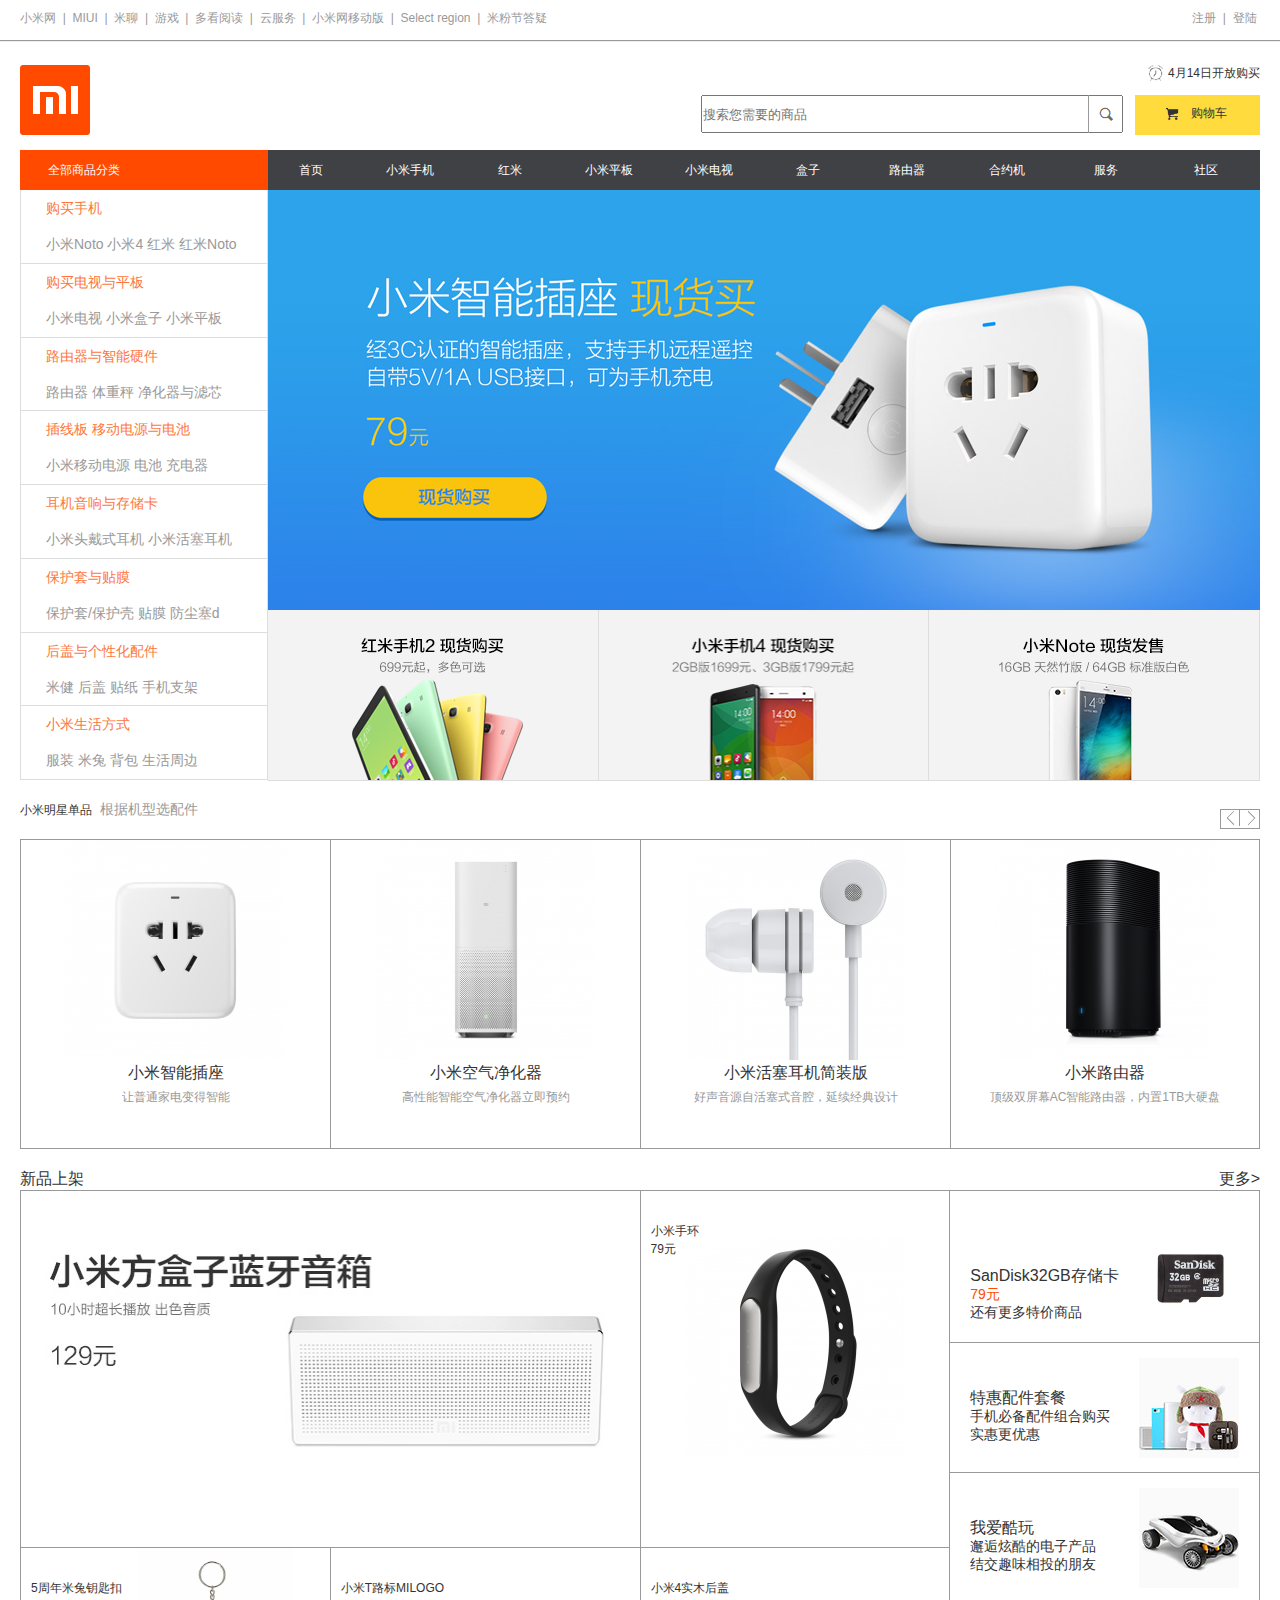
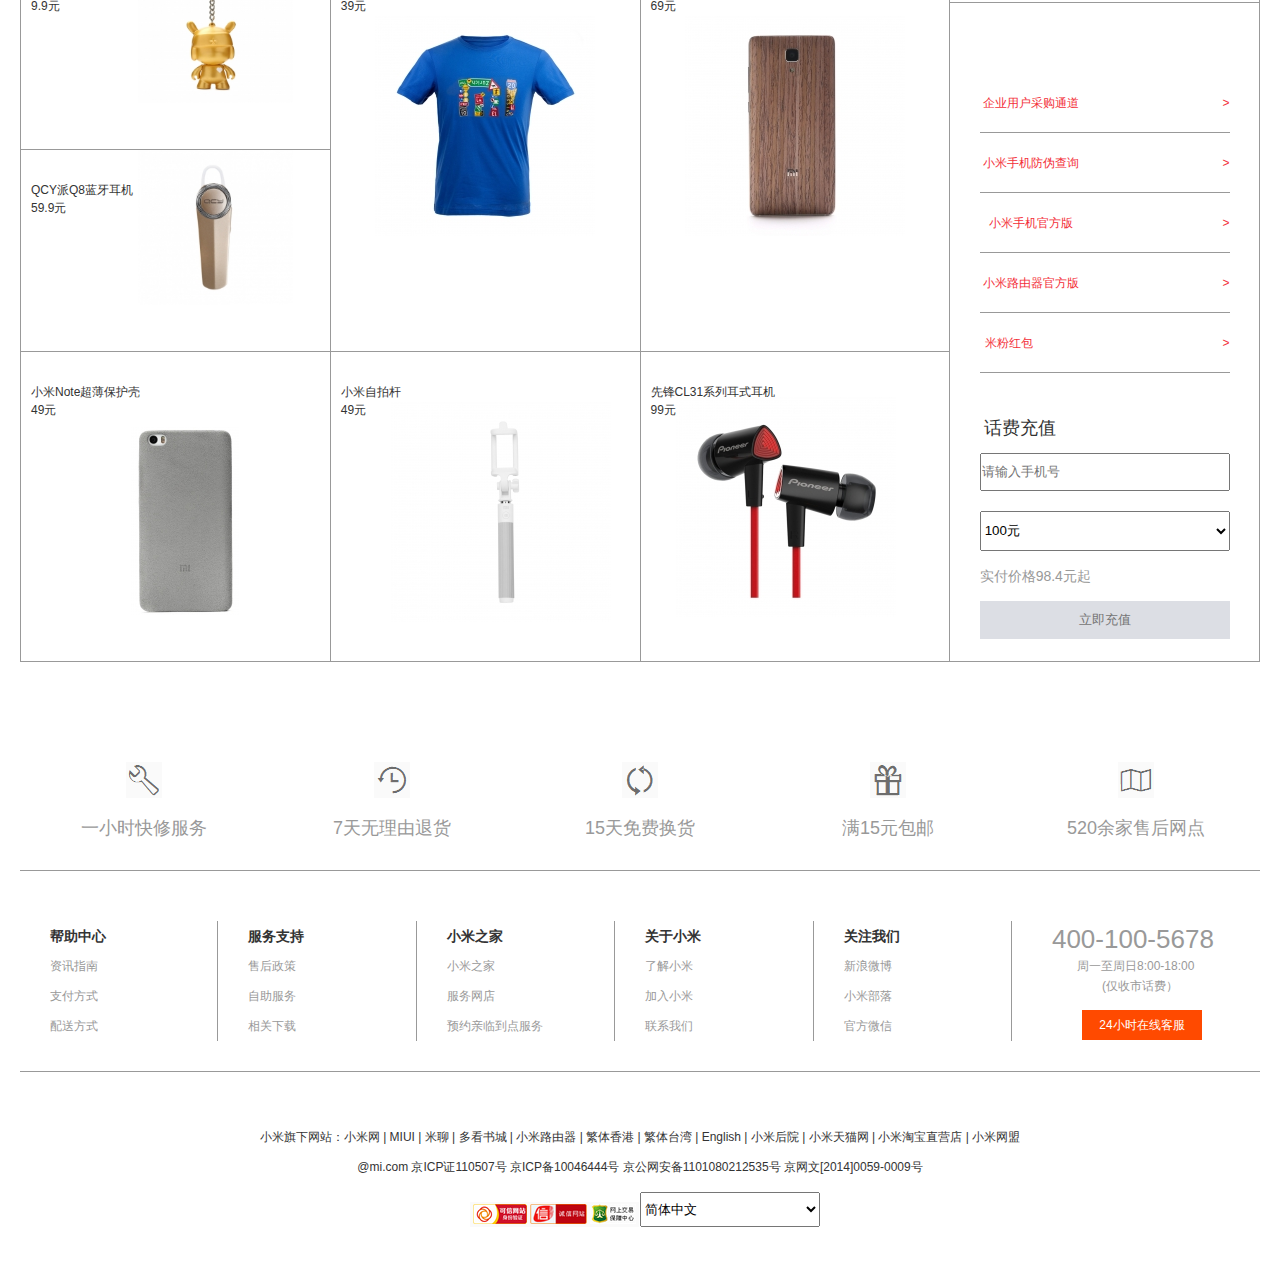
<file: index.html>
<!DOCTYPE html>
<html lang="en">
<head>
    <meta charset="UTF-8">
    <meta name="viewport" content="width=device-width, initial-scale=1.0">
    <meta http-equiv="X-UA-Compatible" content="ie=edge">
    <title>Document</title>
   
    <link rel="stylesheet" href="01.css">
    <link rel="stylesheet" href="base.css">
</head>
<body>
    <div class="header">
        <div class="top">
        <div class="top-left">
            <p>小米网&nbsp;&nbsp;|&nbsp;&nbsp;MIUI&nbsp;&nbsp;|&nbsp;&nbsp;米聊&nbsp;&nbsp;|&nbsp;&nbsp;游戏&nbsp;&nbsp;|&nbsp;&nbsp;多看阅读&nbsp;&nbsp;|&nbsp;&nbsp;云服务&nbsp;&nbsp;|&nbsp;&nbsp;小米网移动版&nbsp;&nbsp;|&nbsp;&nbsp;Select region&nbsp;&nbsp;|&nbsp;&nbsp;米粉节答疑</p>
        </div>
        <div class="top-right">
            <p>注册&nbsp;&nbsp;|&nbsp;&nbsp;登陆&nbsp;</p>
        </div>
        </div>
    </div>
   <div class="logo">
        <img src="images/logo.png" alt="">
        <div class="search">
           <input type="text"  placeholder="搜索您需要的商品">
           <button></button>
        </div>
        <div class="logo-r">
            <span><img src="images/clock.png" alt=""></span>
            <span>4月14日开放购买</span>
        </div>
        <div class="logo-f">
            <img src="images/shopcar.png" alt="">
            <span>购物车</span>
        </div>
   </div>
  
   <div class="content">
       <div class="one">
            <div class="two">
                <a href="#">全部商品分类</a>
            </div>
            <div class="three">
                <ul>
                <li><a href="#">首页</a></li>
                <li><a href="#">小米手机</a></li>
                <li><a href="#">红米</a></li>
                <li><a href="#">小米平板</a></li>
                <li><a href="#">小米电视</a></li>
                <li><a href="#">盒子</a></li>
                <li><a href="#">路由器</a></li>
                <li><a href="#">合约机</a></li>
                <li><a href="#">服务</a></li>
                <li><a href="#">社区</a></li>
                </ul>
           </div>
       </div>
       
        <div class="menu">
            <div class="menu-a">
                <p>购买手机</p>
                <p>小米Noto 小米4 红米 红米Noto</p>
            </div>
            <div class="menu-a">
                <p>购买电视与平板</p>
                <p>小米电视 小米盒子 小米平板</p>
            </div>
            <div class="menu-a">
                <p>路由器与智能硬件</p>
                <p>路由器 体重秤 净化器与滤芯</p>
            </div>
            <div class="menu-a">
                <p>插线板 移动电源与电池</p>
                <p>小米移动电源 电池 充电器</p>
            </div>
            <div class="menu-a">
                <p>耳机音响与存储卡</p>
                <p>小米头戴式耳机 小米活塞耳机</p>
            </div>
            <div class="menu-a">
                <p>保护套与贴膜</p>
                <p>保护套/保护壳 贴膜 防尘塞d</p>
            </div>
            <div class="menu-a">
                <p>后盖与个性化配件</p>
                <p>米健 后盖 贴纸 手机支架</p>
            </div>
            <div class="menu-a">
                <p>小米生活方式</p>
                <p>服装 米兔 背包 生活周边</p>
            </div>
        </div>
        <div class="datu">
            <div class="tu">
                <img src="images/banner5.png" alt="">
                <img src="images/banner1.png" alt="">
                <img src="images/banner2.png" alt="">
                <img src="images/banner3.png" alt="">
                <img src="images/banner4.png" alt="">
            </div>
            <div class="four">
                <img src="images/01.png" alt="">
                <img src="images/02.png" alt="">
                <img src="images/03.png" alt="">
            </div>
        </div>
        </div>
        <div class="five">
            <div class="five-1">
            <span>小米明星单品</span>
            <span>根据机型选配件</span>
            </div>
            <div class="five-2">
                <img src="images/05.png" alt="">
                <img src="images/06.png" alt="">
            </div>
        </div>
        <div class="mi row">
            <div class="mi-1">
                <img src="images/T1PxJvBCAT1RXrhCrK!220x220.jpg" alt="">
                <p style="font-size:16px;">小米智能插座</p>
                <p style="color:#999;">让普通家电变得智能</p>
            </div>
            <div class="mi-2">
                <img src="images/T1XYxTBsAT1RXrhCrK!220x220.jpg" alt="">
                <p style="font-size:16px;">小米空气净化器</p>
                <p style="color:#999;">高性能智能空气净化器立即预约</p>
            </div>
            <div class="mi-3">
                <img src="images/T1y0JTBy_T1RXrhCrK!220x220.jpg" alt="">
                <p style="font-size:16px;">小米活塞耳机简装版</p>
                <p style="color:#999;">好声音源自活塞式音腔，延续经典设计</p>
            </div>
            <div class="mi-4">
                <img src="images/aa.jpg" alt="">
                <p style="font-size:16px;">小米路由器</p>
                <p style="color:#999;">顶级双屏幕AC智能路由器，内置1TB大硬盘</p>
            </div>
        </div>
        <div class="xing">
            <p>新品上架</p>
            <p>更多></p>
        </div>
      <table>
          <tr class="dami">
              <td colspan="2"><img src="images/fanghezi0407xiao.jpg" alt=""></td>
              <td>
                    <p>小米手环</p>
                    <p>79元</p>
                  <img src="images/T1qaVvB7CT1RXrhCrK!220x220.jpg" alt="">
              </td>
            <td rowspan="4">
                <div class="xiaomi">
                    <div class="xiaomi-1">
                        <p>SanDisk32GB存储卡</p>
                        <p>79元</p>
                        <p>还有更多特价商品</p>
                        <img src="images/T1ByZTBjJT1RXrhCrK.jpg" alt="">
                    </div>
                    <div class="xiaomi-2"> 
                        <p>特惠配件套餐</p>
                        <p>手机必备配件组合购买</p>
                        <p>实惠更优惠</p>
                        <img src="images/channel-list-cool.jpg" alt="">
                    </div>
                    <div class="xiaomi-3">
                        <p>我爱酷玩</p>
                        <p>邂逅炫酷的电子产品</p>
                        <p>结交趣味相投的朋友</p>
                        <img src="images/channel-list-new.jpg" alt="">
                    </div>
                    <div class="xiaomi-4" style="margin-top:70px;">
                        <p>企业用户采购通道<span>></span></p>
                    </div>
                    <div class="xiaomi-4">
                        <p>小米手机防伪查询<span>></span></p>
                    </div>
                    <div class="xiaomi-4">
                    <p>小米手机官方版<span>></span></p>
                    </div>
                    <div class="xiaomi-4">
                    <p>小米路由器官方版<span>></span></p>
                    </div>
                    <div class="xiaomi-4" >
                    <p style="margin-left: -185px;">米粉红包<span>></span></p>
                    </div>
                    <div class="xiaomi-5">
                      <p style="margin-top:30px;">话费充值</p>
                      <input type="text" placeholder="请输入手机号">
                      <select>
                          <option>100元</option>
                          <option>50元</option>
                          <option>30元</option>
                      </select>
                       <div class="cc">
                           <p>实付价格98.4元起</p>
                          <input type="text" placeholder="立即充值">
                      </div>
                    </div>
                    
                    </div>
                    </td>
                    </tr>
          <tr class="zhongmi">
                <td>
                  <p>5周年米兔钥匙扣</p>
                  <p>9.9元</p>
                  <img src="images/T1TfAgB4KT1RXrhCrK!220x220.jpg" alt="">
                </td>
              <td rowspan="2">
                  <p>小米T路标MILOGO</p>
                  <p>39元</p>
                  <img src="images/T1crEgBCYT1RXrhCrK!220x220.jpg" alt="">
                </td>
              <td rowspan="2">
                  <p>小米4实木后盖</p>
                  <p>69元</p>
                  <img src="images/T12qZvB7CT1RXrhCrK!220x220.jpg" alt="">
                </td>
            </tr>
          <tr class="weimi">
              <td>
                  <p>QCY派Q8蓝牙耳机</Q></p>
                  <p>59.9元</p>
                  <img src="images/333.jpg" alt="">
                </td>
            </tr>
          <tr class="nami">
              <td>
                  <p>小米Note超薄保护壳</p>
                  <p>49元</p>
                  <img src="images/baohuke.png" alt="">
                </td>
              <td>
                  <p>小米自拍杆</p>
                  <p>49元</p>
                  <img src="images/T1DrL_B4CT1RXrhCrK!220x220.jpg" alt="">
                </td>
              <td>
                  <p>先锋CL31系列耳式耳机</p>
                  <p>99元</p>
                  <img src="images/T1GXxvBsET1RXrhCrK!220x220.jpg" alt="">
                </td>
            </tr>
      </table>
      <div class="foot row">
          <div class="foot-1">
              <img src="images/10.png" alt="">
              <p>一小时快修服务</p>
          </div>
          <div class="foot-2">
              <img src="images/11.png" alt="">
              <p>7天无理由退货</p>
          </div>
          <div class="foot-3">
              <img src="images/12.png" alt="">
              <p>15天免费换货</p>
          </div>
          <div class="foot-4">
            <img src="images/13.png" alt="">
            <p>满15元包邮</p>
          </div>
          <div class="foot-5">
              <img src="images/14.png" alt="">
              <p>520余家售后网点</p>
          </div>
      </div>
            <div class="footer row">
                <div class="footer-1">
                <h3>帮助中心</h3>
                <a>资讯指南</a>
                <a>支付方式</a>
                <a>配送方式</a>
                </div>
                <div class="footer-2">
                <h3>服务支持</h3>
                <a>售后政策</a>
                <a>自助服务</a>
                <a>相关下载</a>
                </div>
                <div class="footer-3">
                <h3>小米之家</h3>
                <a>小米之家</a>
                <a>服务网店</a>
                <a>预约亲临到点服务</a>
                </div>
                <div class="footer-4">
                <h3>关于小米</h3>
                <a>了解小米</a>
                <a>加入小米</a>
                <a>联系我们</a>
                </div>
                <div class="footer-5">
                <h3>关注我们</h3>
                <a>新浪微博</a>
                <a>小米部落</a>
                <a>官方微信</a>
                </div>
                <div class="footer-6">
                <a>400-100-5678</a>
                <a>周一至周日8:00-18:00</a>
                <a>(仅收市话费）</a>
                <p>24小时在线客服</p>
                </div>
            </div>
            <div class="six">
                <p>小米旗下网站：小米网&nbsp;|&nbsp;MIUI&nbsp;|&nbsp;米聊&nbsp;|&nbsp;多看书城&nbsp;|&nbsp;小米路由器&nbsp;|&nbsp;繁体香港&nbsp;|&nbsp;繁体台湾&nbsp;|&nbsp;English&nbsp;|&nbsp;小米后院&nbsp;|&nbsp;小米天猫网&nbsp;|&nbsp;小米淘宝直营店&nbsp;|&nbsp;小米网盟</p>
            <p>@mi.com 京ICP证110507号 京ICP备10046444号 京公网安备1101080212535号 京网文[2014]0059-0009号</p>
            <p>
                <img src="images/16.png" alt="">
                <select>
                    <option>简体中文</option>
                    <option>繁体中文</option>
                    <option>美式英文</option>
                </select>
            </p>
        </div>
</body>
</html>
</file>
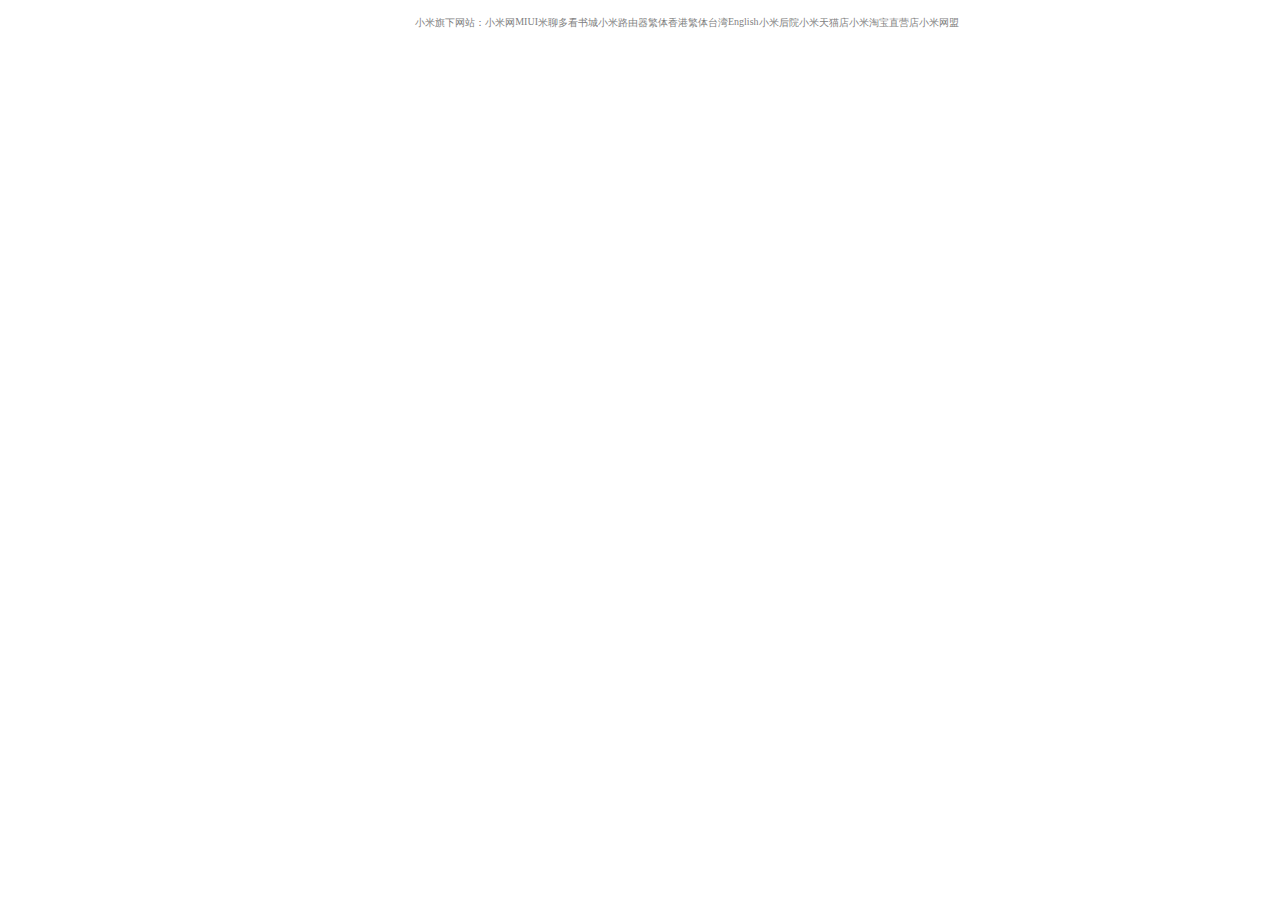
<file: images/Untitled-3.html>
<!DOCTYPE html PUBLIC "-//W3C//DTD XHTML 1.0 Transitional//EN" "http://www.w3.org/TR/xhtml1/DTD/xhtml1-transitional.dtd">
<html xmlns="http://www.w3.org/1999/xhtml">
<head>
<style>
 li{list-style:none;float:left;font-size:10px;color:#7f7f7f;font-family:΢���ź�;position:relative;left:30%}
 ul{}
</style>
<meta http-equiv="Content-Type" content="text/html; charset=gb2312" />
<title>�ޱ����ĵ�</title>
</head>

<body>
		<ul> 
			<li>С��������վ��С����</li>
			<li>MIUI</li>
			<li>����</li>
			<li>�࿴���</li>
			<li>С��·����</li>
			<li>�������</li>
			<li>����̨��</li>
			<li>English</li>
			<li>С�׺�Ժ</li>
			<li>С����è��</li>
			<li>С���Ա�ֱӪ��</li>
			<li>С������</li>
		     </ul>
</body>
</html>
</file>
<file: 01.css>
*{margin:0;padding:0;box-sizing: border-box;}
.header{
    width:auto;
    box-shadow: 0px 1px 1px 0px #999;
    
}
.row:after{
    display: block;
    content: "";
    clear: both;
}
.top{
    position: relative;
    width:1240px;
    margin-left: auto;
    margin-right: auto;
    height:40px;
  
    margin-bottom: 25px;
}
.top-left{
    position: absolute;
    left:0px;
}
.top-right{
    position: absolute;
    right: 0px;
}
.top-right:hover{
    cursor: pointer;
}
.top p{
    margin-top:10px;
    color:#999;
    font-size: 12px;
}
.logo{
    margin-left: auto;
    margin-right: auto;
    width:1240px;
    height:70px;
    position: relative;
    margin-bottom: 15px;
}
.logo img{
    position: absolute;
    left: 0px;
}
.search{
    position: absolute;
    left:681px;
    width:458px;
    height:38px;
    top:30px;
}
button{
    position:absolute;
    right:35px;
    width:36px;
    height:38px;
    background: url("images/fangdajing.png") no-repeat center center;
    border: none;
    border-left: 1px solid #999;
}
input{
    outline: none;
    width:422px;
    height:38px;
}
.logo-r{
    position: absolute;
    right:0px;
    top:0px;
}
.logo-r span{
    font-size: 12px;
}
.logo-r img{
    position: absolute;
    top:0px;
    left:-20px;
}
.logo-f{
    position: absolute;
    right:0px;
    top:30px;
    width:125px;
    height:40px;
    background:#ffdb3d;
}
.logo-f span{
    position: absolute;
    top:10px;
    right:33px;
}
.logo-f img{
    position: absolute;
    left: 30px;
    top:12px;
}
.one{
    position: relative;
    width:100%;
    margin-left: auto;
    margin-right: auto;
    height:40px;
}
.two{
    left:0;
    top:0;
    position: absolute;
    text-align: center;
    height:40px;
    width:248px;
    background:#ff4a00;
}
.two a{
    left:28px;
    position: absolute;
    top:12px;
    text-decoration: none;
    color:#fff;
}
.three{
    height:40px;
    width:994px;
    background:#404144;
    left:248px;
    float: right;
}
.three li{
    width: 10%;
}
.three a{
    margin-top: 12px;
    text-align: center;
    display: inline-block;
    width:90px;
    text-decoration: none;
    color:#fff;
}
.three>ul>li{
   list-style: none;
   float: left;
}
.three>ul:after{
    content:"";
    display:block;
    clear:both;
}
.menu{
    width:248px;
    margin-left: auto;
    margin-right: auto;
    float: left;
    height:590px;
}
.menu-a{
    border-left: 1px solid #ddd;
    border-bottom: 1px solid #ddd;
    border-right: 1px solid #ddd;
    width:248px;
    height:73.75px;
}
.menu-a>p{
    line-height: 36px;
    margin-left:25px;
    font-size: 14px;
    top:30px;
    left:5px;
}
.menu-a>p:first-child{
    color:#fe763e; 
    
}
.menu-a>p:last-child{
    color:#999;
}
.datu{
   
    float: right;
    width: 992px;
}
.tu{
    height:auto;
    overflow-x: hidden;
    overflow-y: auto;
    white-space: nowrap;
    float: right;
    width:992px;
    font-size: 0px;
    position: relative;
}
.tu>img{
   height: auto;
   width:100%;
   vertical-align: bottom;
   position: relative;
   animation: re 20s infinite;
}
@keyframes re{
    0%{
        left:0%;
    }
    18%{
        left:0%;
    }
    20%{
        left:-100%;
    }
    38%{
        left:-100%;
    }
    40%{
        left:-200%;
    }
    58%{
        left:-200%;
    }
    60%{
        left:-300%;
    }
    78%{
        left:-400%;
    }
    80%{
        left:-400%;
    }
    98%{
        left:0%;
    }
    100%{
        left:0%;
    }
}
.content{
    overflow: auto;
    width:1240px;
    margin:0 auto;
}

.four{
    border-bottom: 1px solid #ddd;
    
    font-size: 0px;
    vertical-align: bottom;
}
.four img{
    border-right: 1px solid #ddd;
    width:33.333333%;
}
.five{
    width:1240px;
    margin-left: auto;
    margin-right: auto;
    margin-top:20px;
    margin-bottom: 20px;
}
.five-1>span:last-child{
    margin-left:5px;
    color:#999;
    font-size: 14px;
}
.five-2 {
    width:40px;
    height:20px;
    float: right;
    margin-top:-10px;
    border:1px solid #999;
}
.five-2 img{
   margin-left:5px;
}
.five-2>img:first-child{
    padding-right: 5px;
    border-right: 1px solid #999;
}
.mi{
    width:1240px;
    margin-left: auto;
    margin-right: auto;
    font-size: 0px;
}
.mi>div{
    height:310px;
    width:25%;
    float: left;
}
.mi>img{
    width:220px;
    height:220px;
}
.mi p{
    font-size: 12px;
    line-height: 25px;
}
.mi-1{
    text-align: center;
}
.mi-2{
    text-align: center;
}
.mi-3{
    text-align: center;
}
.mi-4{
    text-align: center;
}
.mi>div:not(:last-child){
    border-top:1px solid #999;
    border-left:1px solid #999;
    border-bottom:1px solid #999;
}
.mi>div:last-child{
    border:1px solid #999;
}
.xing{
    position: relative;
    margin-top: 20px;
    width:1240px;
    font-size: 16px;
    margin-left: auto;
    margin-right: auto;
}
.xing>p:last-child{
    position: absolute;
    right:0px;
    top:0px;
}
.xing p:hover{
    color:#666;
    cursor: pointer;
}
table{
    width:1240px;
    margin-left: auto;
    margin-right:auto;
    line-height: 100px;
    text-align: center;
    margin-bottom: 50px;
}
table td{
    border:1px solid #999;
}
.dami>td:first-child img{
    width:100%;
    height:310px;
}
.dami>td:first-child{
    width:50%;
    height:310px;
}
.dami>td:first-child+td{
    width:25%;
    height:310px;
}
.dami>td:first-child+td+td{
    width:25%;
    height:310px;
}
.zhongmi>td:first-child img{
   height:155px;
   width:50%;
}
.zhongmi>td:first-child{
     height:155px;
     width:25%;
}
.zhongmi>td:first-child+td{
    height:310px;
    width:25%;
 }
 .zhongmi>td:first-child+td+td{
    height:310px;
    width:25%;
 }
 .zhongmi>td:first-child img{
     margin-left: 80px;
 }
 .weimi img{
     margin-left: 80px;
     height:155px;
 }
 .nami td{
     height:310px;
 }

 .dami>td:first-child+td{
     position: relative;
 }
.dami>td:first-child+td p:first-child{
   position: absolute;
   top:-10px;
   left:10px;
}
.dami>td:first-child+td p:first-child+p{
    position: absolute;
    top:8px;
    left:10px;
 }
 .zhongmi>td:first-child{
     position: relative;
 }
 .zhongmi>td:first-child p:first-child{
     position: absolute;
     top:-10px;
     left:10px;
 }
 .zhongmi>td:first-child p:first-child+p{
    position: absolute;
    top:8px;
    left:10px;
}
.zhongmi>td:first-child+td{
    position: relative;
}
.zhongmi>td:first-child+td p:first-child{
    position: absolute;
    top:-10px;
    left:10px;
}
.zhongmi>td:first-child+td p:first-child+p{
    position: absolute;
    top:8px;
    left:10px;
}
.zhongmi>td:last-child{
    position: relative;
}
.zhongmi>td:last-child p:first-child{
    position: absolute;
    top:-10px;
    left:10px;
}
.zhongmi>td:last-child p:first-child+p{
    position: absolute;
    top:8px;
    left:10px;
}
.weimi>td{
    position: relative;
}
.weimi>td p:first-child{
    position: absolute;
    top:-10px;
    left: 10px;
}
.weimi>td p:first-child+p{
    position: absolute;
    top:8px;
    left: 10px;
}
.nami>td:first-child{
    position: relative;
}
.nami>td:first-child p:first-child{
    position: absolute;
    top:-10px;
    left: 10px;
}
.nami>td:first-child p:first-child+p{
    position: absolute;
    top:8px;
    left: 10px;
}
.nami>td:first-child img{
    position: absolute;
    top:75px;
    left:110px;
}
.nami>td:first-child+td img{
    position: absolute;
    top: 50px;
    left: 60px;
}
.nami>td:first-child+td{
    position: relative;
}
.nami>td:first-child+td p:first-child{
    position: absolute;
    top:-10px;
    left: 10px;
}
.nami>td:first-child+td p:first-child+p{
    position: absolute;
    top:8px;
    left: 10px;
}

.nami>td:last-child{
    position: relative;
}
.nami>td:last-child p:first-child{
    position: absolute;
    top:-10px;
    left: 10px;
}
.nami>td:last-child p:first-child+p{
    position: absolute;
    top:8px;
    left: 10px;
}
.nami>td:last-child img{
    position: absolute;
    top:45px;
    left:35px;
}
.xiaomi-1{
    position: relative;
    height:130px;
    border-bottom: 1px solid #999;
}
.xiaomi-1>p:first-child{
    position: absolute;
    left:20px;
    top:13px;
    font-size: 16px;
}
.xiaomi-1>p:first-child+p{
    position: absolute;
    left:20px;
    top:31px;
    color:#ff4a00;
    font-size:14px;
}
.xiaomi-1>p:first-child+p+p{
    position: absolute;
    left:20px;
    top:49px;
    font-size:14px;
}
.xiaomi-1 img{
    position: absolute;
    right:20px;
    top:15px;
}
.xiaomi-2{
    position: relative;
    height:130px;
    border-bottom: 1px solid #999;
}
.xiaomi-2>p:first-child{
    position: absolute;
    left:20px;
    top:5px;
    font-size: 16px;
}
.xiaomi-2>p:first-child+p{
    position: absolute;
    left:20px;
    top:23px;
    font-size:14px;
}
.xiaomi-2>p:first-child+p+p{
    position: absolute;
    left:20px;
    top:41px;
    font-size:14px;
}
.xiaomi-2 img{
    position: absolute;
    right:20px;
    top:15px;
}
.xiaomi-3{
    position: relative;
    height:130px;
    border-bottom: 1px solid #999;
}
.xiaomi-3>p:first-child{
    position: absolute;
    left:20px;
    top:5px;
    font-size: 16px;
}
.xiaomi-3>p:first-child+p{
    position: absolute;
    left:20px;
    top:23px;
    font-size:14px;
}
.xiaomi-3>p:first-child+p+p{
    position: absolute;
    left:20px;
    top:41px;
    font-size:14px;
}
.xiaomi-3 img{
    position: absolute;
    right:20px;
    top:15px;
}

.xiaomi-4{
    border-bottom: 1px solid #999;
    width: 250px;
    height:60px;
  margin-left: auto;
  margin-right: auto;
   line-height: 60px;
}
.xiaomi-4>p>span{
    float: right;
}
.xiaomi-4>p{
    color:#f32f39;
    margin-left: -140px;
}
.xiaomi-5 input{
    width:250px;
}
.xiaomi-5{
    line-height: 30px;
}
.xiaomi-5 p{
    margin-left:-170px;
    font-size:18px;
    line-height: 50px;
}
.xiaomi-5 select{
    width:250px;
    height:40px;
    margin-top: 20px;
}
.cc p{
    font-size: 14px;
    color:#999;
    width:250px;
    margin-left: -40px;
}
.cc input{
    border:none;
    background: #dcdee4;
    text-align: center;
}
.foot{
    width:1240px;
    margin-right: auto;
    margin-left: auto;
    padding-bottom: 30px;
    border-bottom: 1px solid #999;
    margin-bottom: 50px;
}
.foot>div{
    margin-top: 50px;
   text-align: center;
    float: left;
    width:20%;
}
.foot>div>p{
    margin-top: 15px;
    font-size: 18px;
    color: #999;
}
.footer{
    width:1240px;
    margin-left: auto;
    margin-right: auto;
    margin-bottom: 50px;
    padding-bottom: 30px;
    border-bottom: 1px solid #999;
}
.footer a{
    display: block;
}
.footer>div{
    float: left;
}
.footer>div:not(:last-child){
    width:16%;
    border-right: 1px solid #999;
}
.footer-6>a:first-child{
     font-size: 26px;
     color:#999;
}
.footer-6>a:first-child+a{
    margin-left: 65px;
}
.footer-6>a:first-child+a+a{
    margin-left: 90px;
}
.footer-6>a{
    margin-top: 3px;
    color: #999;
   margin-left: 40px;
}
.footer-6 p{
    margin-top: 15px;
    width:120px;
    height: 30px;
    background:#ff4a00;
    margin-left: 70px;
    color: #fff;
    text-align: center;
    line-height: 30px;
}
.footer-6 p:hover{
    cursor: pointer;
}
.footer>div:not(:last-child)>a{
    color:#999;
    line-height: 30px;
    width:100px;
    margin-left: 30px;
}
.footer>div>h3{
    margin-left: 30px;
    line-height: 30px;
}
.six{position: relative;
    margin-top: 20px;
    width:1240px;
    margin-left: auto;
    margin-right: auto;
    text-align: center;
    margin-bottom: 80px;
}
.six p{
    line-height: 30px;
}
.six select{
    position: absolute;
    left: 600;
    width:180px;
    height: 35px;
    margin-top: 10px;
}
.six img{
    position: absolute;
    top:80px;
    left:450px;
}
</file>
<file: base.css>
*{margin:0;padding:0}
table{
    border-collapse: collapse;
}
div{
    box-sizing: border-box;
}
li{
    list-style: none;
}
body{
    color:#333;
    font-size: 12px;
    font-family: -apple-system,SF UI Text,Arial,PingFang SC,Hiragino Sans GB,Microsoft YaHei,WenQuanYi Micro Hei,sans-serif;
}
a{
    text-decoration: none;
    color:#333;
}
.center{
    margin-left: auto;
    margin-right: auto;
}
.tc{
    text-align: center;
}
[class^='col']{
    float: left;
}
.row:after{
    content:"";
    display: table;
    clear: both;
}
.col-1{
    width:8.33333333%;
}
.col-2{
    width: 16.66666667%;
}
.col-3{
    width: 25%;
}
.col-4{
    width: 33.33333333%;
}
.col-20{
    width:20%;
}
.col-5{
    width: 41.66666667%;
}
.col-6 {
    width: 50%;
}
.col-7 {
    width: 58.33333333%;
}
.col-8 {
    width: 66.66666667%;
}
.col-9 {
    width: 75%;
}
.col-10 {
    width: 83.33333333%;
}
.col-11 {
    width: 91.66666667%;
}
.col-12 {
    width: 100%;
}
</file>
